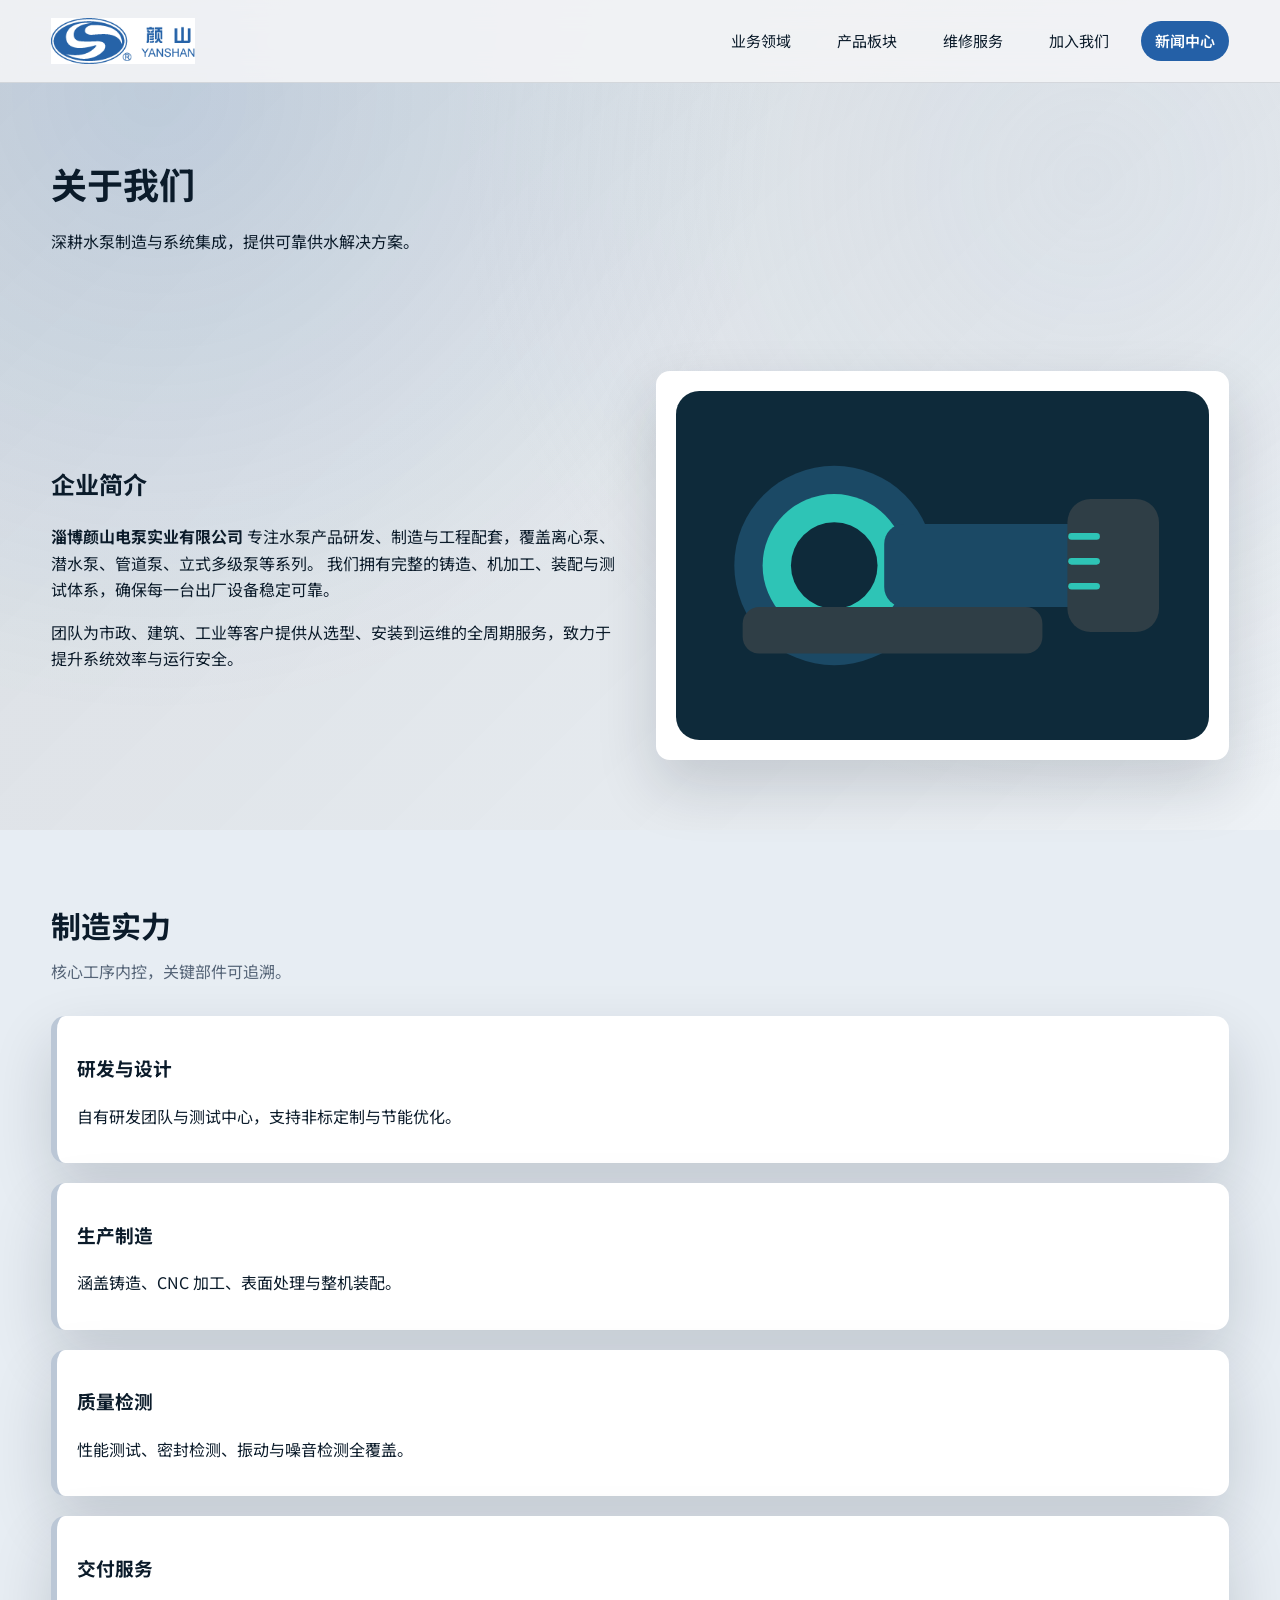
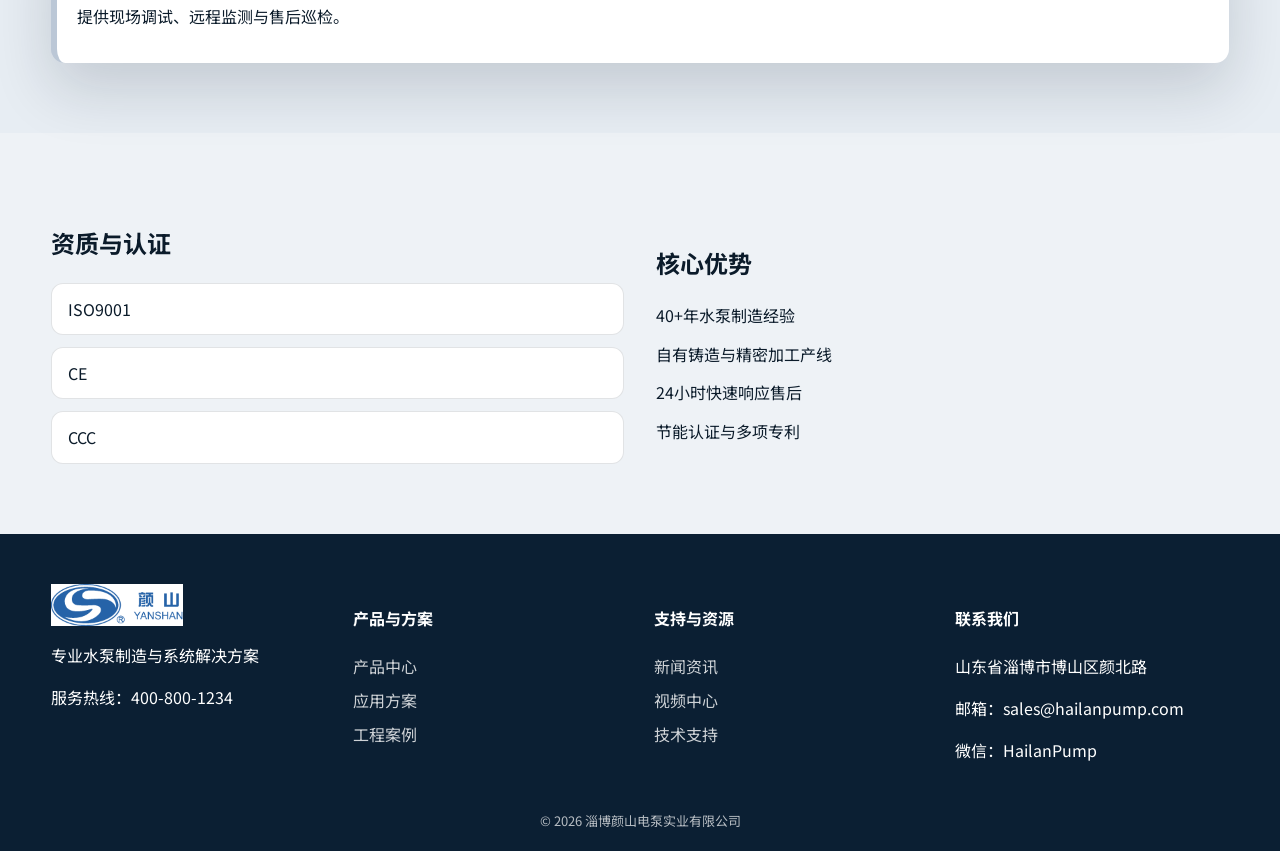
<file: about.html>
<!doctype html>
<html lang="zh-CN">
  <head>
    <meta charset="UTF-8" />
    <meta name="viewport" content="width=device-width, initial-scale=1.0" />
    <title>关于我们 - 颜山电泵</title>
    <meta name="description" content="水泵生产企业简介、制造实力与资质认证。" />
    <link rel="preconnect" href="https://fonts.googleapis.com" />
    <link rel="preconnect" href="https://fonts.gstatic.com" crossorigin />
    <link href="https://fonts.googleapis.com/css2?family=Noto+Sans+SC:wght@300;400;500;600;700&family=Oswald:wght@400;500;600&display=swap" rel="stylesheet" />
    <link rel="stylesheet" href="/styles.css" />
  </head>
  <body data-page="about">
    <div class="bg-grid"></div>
    <header class="site-header">
      <div class="container header-inner">
        <a class="logo" href="/index.html">
          <img src="/assets/logo.svg" alt="颜山电泵" data-site-logo />
        </a>
        <nav class="nav">
          <a href="/#business" class="nav-link">业务领域</a>
          <a href="/#products" class="nav-link">产品板块</a>
          <a href="/#service" class="nav-link">维修服务</a>
          <a href="/#join" class="nav-link">加入我们</a>
          <a href="/#news" class="nav-link nav-cta">新闻中心</a>
        </nav>
        <button class="nav-toggle" id="navToggle" aria-label="打开导航">☰</button>
      </div>
    </header>

    <section class="page-hero">
      <div class="container">
        <h1>关于我们</h1>
        <p>深耕水泵制造与系统集成，提供可靠供水解决方案。</p>
      </div>
    </section>

    <section class="section">
      <div class="container split">
        <div>
          <h2>企业简介</h2>
          <p>
            <strong data-site="companyName">淄博颜山电泵实业有限公司</strong>
            专注水泵产品研发、制造与工程配套，覆盖离心泵、潜水泵、管道泵、立式多级泵等系列。
            我们拥有完整的铸造、机加工、装配与测试体系，确保每一台出厂设备稳定可靠。
          </p>
          <p>
            团队为市政、建筑、工业等客户提供从选型、安装到运维的全周期服务，致力于提升系统效率与运行安全。
          </p>
        </div>
        <div class="image-card">
          <img src="/assets/hero-pump.svg" alt="工厂环境" />
        </div>
      </div>
    </section>

    <section class="section alt">
      <div class="container">
        <div class="section-title">
          <h2>制造实力</h2>
          <p>核心工序内控，关键部件可追溯。</p>
        </div>
        <div class="timeline">
          <div>
            <h3>研发与设计</h3>
            <p>自有研发团队与测试中心，支持非标定制与节能优化。</p>
          </div>
          <div>
            <h3>生产制造</h3>
            <p>涵盖铸造、CNC 加工、表面处理与整机装配。</p>
          </div>
          <div>
            <h3>质量检测</h3>
            <p>性能测试、密封检测、振动与噪音检测全覆盖。</p>
          </div>
          <div>
            <h3>交付服务</h3>
            <p>提供现场调试、远程监测与售后巡检。</p>
          </div>
        </div>
      </div>
    </section>

    <section class="section">
      <div class="container split">
        <div>
          <h2>资质与认证</h2>
          <ul class="list" id="certList"></ul>
        </div>
        <div>
          <h2>核心优势</h2>
          <ul class="list" id="heroHighlights"></ul>
        </div>
      </div>
    </section>

    <footer class="site-footer">
      <div class="container footer-grid">
        <div>
          <img class="footer-logo" src="/assets/logo.svg" alt="颜山电泵" data-site-logo />
          <p data-site="tagline">专业水泵制造与系统解决方案</p>
          <p class="footer-contact">服务热线：<span data-site="phone">400-800-1234</span></p>
        </div>
        <div>
          <h4>产品与方案</h4>
          <a href="/products.html">产品中心</a>
          <a href="/solutions.html">应用方案</a>
          <a href="/cases.html">工程案例</a>
        </div>
        <div>
          <h4>支持与资源</h4>
          <a href="/news.html">新闻资讯</a>
          <a href="/videos.html">视频中心</a>
          <a href="/contact.html">技术支持</a>
        </div>
        <div>
          <h4>联系我们</h4>
          <p data-site="address">广东省佛山市南海区泵业大道88号</p>
          <p>邮箱：<span data-site="email">sales@hailanpump.com</span></p>
          <p>微信：<span data-site="wechat">HailanPump</span></p>
        </div>
      </div>
      <div class="footer-bottom" data-site="copyright">© 2026 淄博颜山电泵实业有限公司</div>
    </footer>

    <script src="/app.js"></script>
  </body>
</html>
</file>
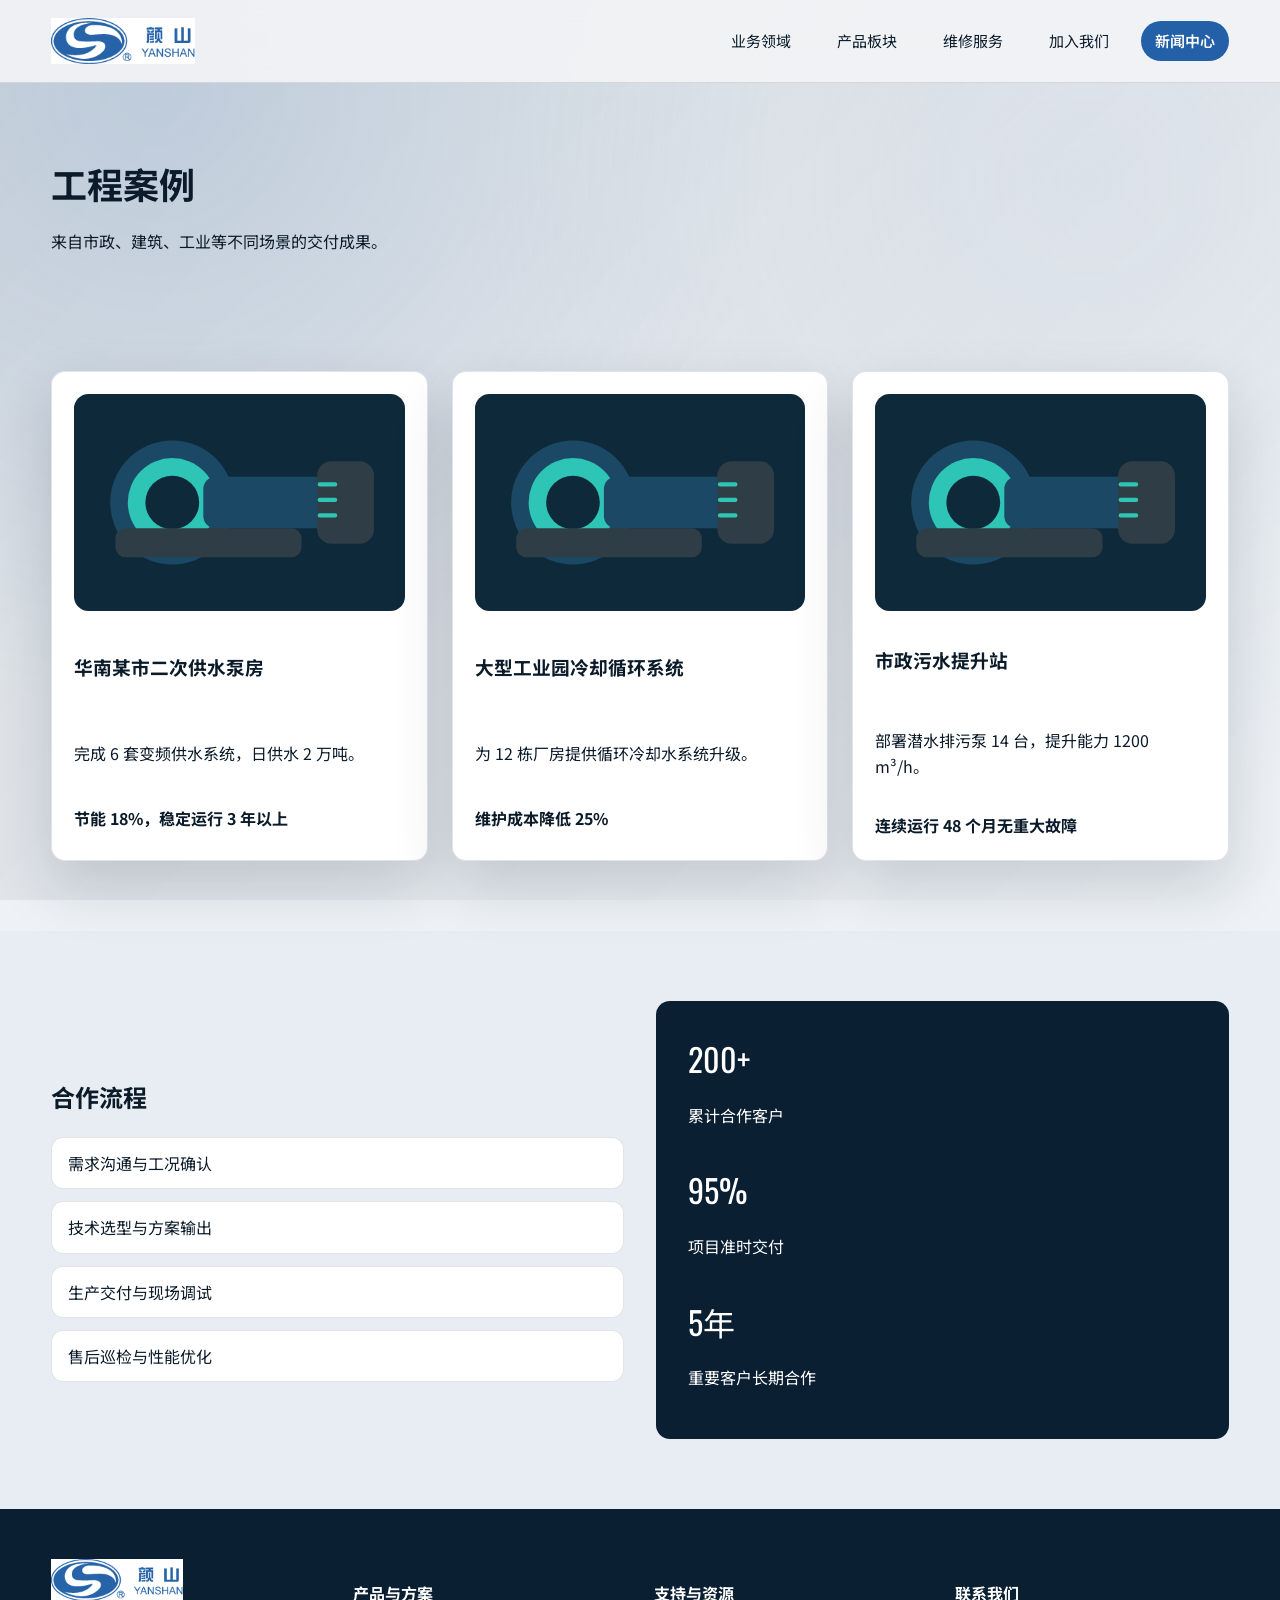
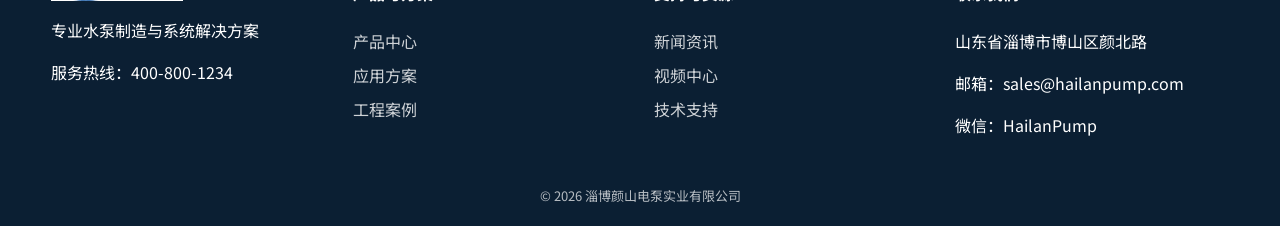
<file: cases.html>
<!doctype html>
<html lang="zh-CN">
  <head>
    <meta charset="UTF-8" />
    <meta name="viewport" content="width=device-width, initial-scale=1.0" />
    <title>工程案例 - 颜山电泵</title>
    <meta name="description" content="水泵工程案例与项目交付成果。" />
    <link rel="preconnect" href="https://fonts.googleapis.com" />
    <link rel="preconnect" href="https://fonts.gstatic.com" crossorigin />
    <link href="https://fonts.googleapis.com/css2?family=Noto+Sans+SC:wght@300;400;500;600;700&family=Oswald:wght@400;500;600&display=swap" rel="stylesheet" />
    <link rel="stylesheet" href="/styles.css" />
  </head>
  <body data-page="cases">
    <div class="bg-grid"></div>
    <header class="site-header">
      <div class="container header-inner">
        <a class="logo" href="/index.html">
          <img src="/assets/logo.svg" alt="颜山电泵" data-site-logo />
        </a>
        <nav class="nav">
          <a href="/#business" class="nav-link">业务领域</a>
          <a href="/#products" class="nav-link">产品板块</a>
          <a href="/#service" class="nav-link">维修服务</a>
          <a href="/#join" class="nav-link">加入我们</a>
          <a href="/#news" class="nav-link nav-cta">新闻中心</a>
        </nav>
        <button class="nav-toggle" id="navToggle" aria-label="打开导航">☰</button>
      </div>
    </header>

    <section class="page-hero">
      <div class="container">
        <h1>工程案例</h1>
        <p>来自市政、建筑、工业等不同场景的交付成果。</p>
      </div>
    </section>

    <section class="section">
      <div class="container">
        <div class="case-grid" id="caseGrid"></div>
      </div>
    </section>

    <section class="section alt">
      <div class="container split">
        <div>
          <h2>合作流程</h2>
          <ul class="list">
            <li>需求沟通与工况确认</li>
            <li>技术选型与方案输出</li>
            <li>生产交付与现场调试</li>
            <li>售后巡检与性能优化</li>
          </ul>
        </div>
        <div class="stat-panel">
          <div>
            <span class="stat">200+</span>
            <p>累计合作客户</p>
          </div>
          <div>
            <span class="stat">95%</span>
            <p>项目准时交付</p>
          </div>
          <div>
            <span class="stat">5年</span>
            <p>重要客户长期合作</p>
          </div>
        </div>
      </div>
    </section>

    <footer class="site-footer">
      <div class="container footer-grid">
        <div>
          <img class="footer-logo" src="/assets/logo.svg" alt="颜山电泵" data-site-logo />
          <p data-site="tagline">专业水泵制造与系统解决方案</p>
          <p class="footer-contact">服务热线：<span data-site="phone">400-800-1234</span></p>
        </div>
        <div>
          <h4>产品与方案</h4>
          <a href="/products.html">产品中心</a>
          <a href="/solutions.html">应用方案</a>
          <a href="/cases.html">工程案例</a>
        </div>
        <div>
          <h4>支持与资源</h4>
          <a href="/news.html">新闻资讯</a>
          <a href="/videos.html">视频中心</a>
          <a href="/contact.html">技术支持</a>
        </div>
        <div>
          <h4>联系我们</h4>
          <p data-site="address">广东省佛山市南海区泵业大道88号</p>
          <p>邮箱：<span data-site="email">sales@hailanpump.com</span></p>
          <p>微信：<span data-site="wechat">HailanPump</span></p>
        </div>
      </div>
      <div class="footer-bottom" data-site="copyright">© 2026 淄博颜山电泵实业有限公司</div>
    </footer>

    <script src="/app.js"></script>
  </body>
</html>
</file>
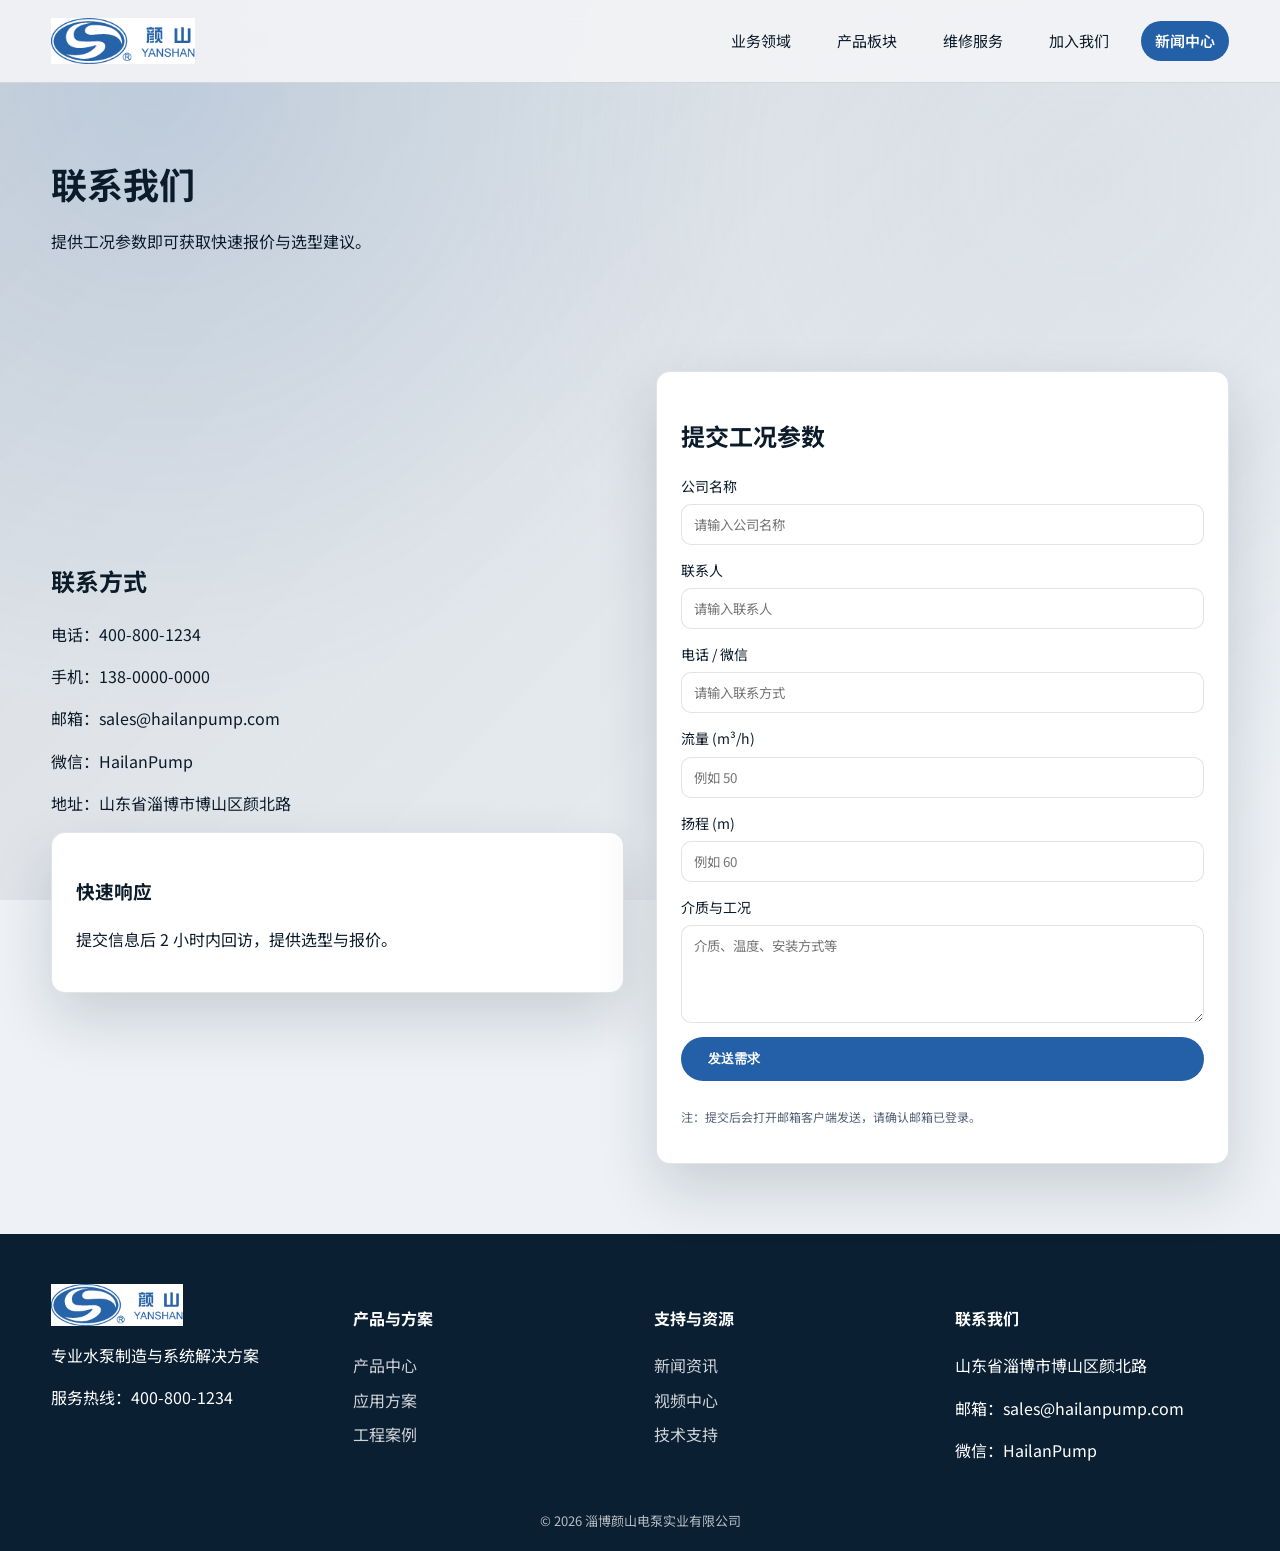
<file: contact.html>
<!doctype html>
<html lang="zh-CN">
  <head>
    <meta charset="UTF-8" />
    <meta name="viewport" content="width=device-width, initial-scale=1.0" />
    <title>联系我们 - 颜山电泵</title>
    <meta name="description" content="获取水泵选型支持与项目报价。" />
    <link rel="preconnect" href="https://fonts.googleapis.com" />
    <link rel="preconnect" href="https://fonts.gstatic.com" crossorigin />
    <link href="https://fonts.googleapis.com/css2?family=Noto+Sans+SC:wght@300;400;500;600;700&family=Oswald:wght@400;500;600&display=swap" rel="stylesheet" />
    <link rel="stylesheet" href="/styles.css" />
  </head>
  <body data-page="contact">
    <div class="bg-grid"></div>
    <header class="site-header">
      <div class="container header-inner">
        <a class="logo" href="/index.html">
          <img src="/assets/logo.svg" alt="颜山电泵" data-site-logo />
        </a>
        <nav class="nav">
          <a href="/#business" class="nav-link">业务领域</a>
          <a href="/#products" class="nav-link">产品板块</a>
          <a href="/#service" class="nav-link">维修服务</a>
          <a href="/#join" class="nav-link">加入我们</a>
          <a href="/#news" class="nav-link nav-cta">新闻中心</a>
        </nav>
        <button class="nav-toggle" id="navToggle" aria-label="打开导航">☰</button>
      </div>
    </header>

    <section class="page-hero">
      <div class="container">
        <h1>联系我们</h1>
        <p>提供工况参数即可获取快速报价与选型建议。</p>
      </div>
    </section>

    <section class="section">
      <div class="container split">
        <div>
          <h2>联系方式</h2>
          <p>电话：<span data-site="phone">400-800-1234</span></p>
          <p>手机：<span data-site="mobile">138-0000-0000</span></p>
          <p>邮箱：<span data-site="email">sales@hailanpump.com</span></p>
          <p>微信：<span data-site="wechat">HailanPump</span></p>
          <p>地址：<span data-site="address">广东省佛山市南海区泵业大道88号</span></p>
          <div class="contact-card">
            <h3>快速响应</h3>
            <p>提交信息后 2 小时内回访，提供选型与报价。</p>
          </div>
        </div>
        <div class="form-card">
          <h2>提交工况参数</h2>
          <form class="contact-form" action="mailto:sales@hailanpump.com" method="post" enctype="text/plain">
            <label>
              公司名称
              <input type="text" name="company" placeholder="请输入公司名称" required />
            </label>
            <label>
              联系人
              <input type="text" name="name" placeholder="请输入联系人" required />
            </label>
            <label>
              电话 / 微信
              <input type="text" name="contact" placeholder="请输入联系方式" required />
            </label>
            <label>
              流量 (m³/h)
              <input type="text" name="flow" placeholder="例如 50" />
            </label>
            <label>
              扬程 (m)
              <input type="text" name="head" placeholder="例如 60" />
            </label>
            <label>
              介质与工况
              <textarea name="medium" rows="4" placeholder="介质、温度、安装方式等"></textarea>
            </label>
            <button type="submit" class="btn-primary">发送需求</button>
            <p class="tiny-tip">注：提交后会打开邮箱客户端发送，请确认邮箱已登录。</p>
          </form>
        </div>
      </div>
    </section>

    <footer class="site-footer">
      <div class="container footer-grid">
        <div>
          <img class="footer-logo" src="/assets/logo.svg" alt="颜山电泵" data-site-logo />
          <p data-site="tagline">专业水泵制造与系统解决方案</p>
          <p class="footer-contact">服务热线：<span data-site="phone">400-800-1234</span></p>
        </div>
        <div>
          <h4>产品与方案</h4>
          <a href="/products.html">产品中心</a>
          <a href="/solutions.html">应用方案</a>
          <a href="/cases.html">工程案例</a>
        </div>
        <div>
          <h4>支持与资源</h4>
          <a href="/news.html">新闻资讯</a>
          <a href="/videos.html">视频中心</a>
          <a href="/contact.html">技术支持</a>
        </div>
        <div>
          <h4>联系我们</h4>
          <p data-site="address">广东省佛山市南海区泵业大道88号</p>
          <p>邮箱：<span data-site="email">sales@hailanpump.com</span></p>
          <p>微信：<span data-site="wechat">HailanPump</span></p>
        </div>
      </div>
      <div class="footer-bottom" data-site="copyright">© 2026 淄博颜山电泵实业有限公司</div>
    </footer>

    <script src="/app.js"></script>
  </body>
</html>
</file>
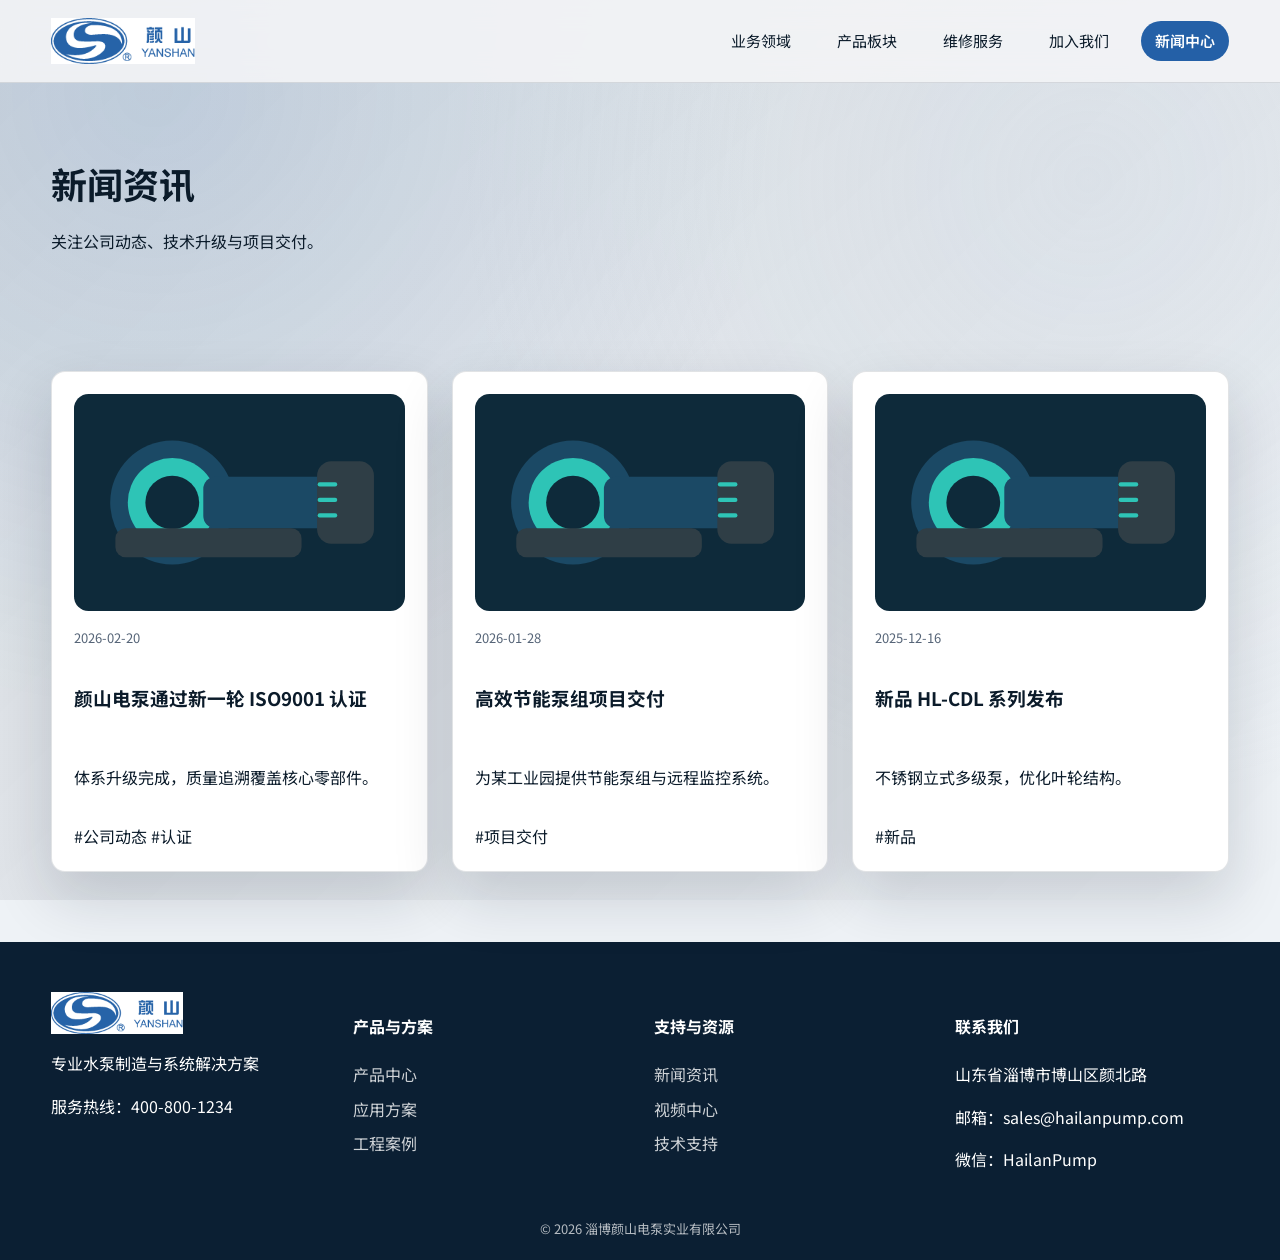
<file: news.html>
<!doctype html>
<html lang="zh-CN">
  <head>
    <meta charset="UTF-8" />
    <meta name="viewport" content="width=device-width, initial-scale=1.0" />
    <title>新闻资讯 - 颜山电泵</title>
    <meta name="description" content="水泵公司新闻、技术动态与项目交付。" />
    <link rel="preconnect" href="https://fonts.googleapis.com" />
    <link rel="preconnect" href="https://fonts.gstatic.com" crossorigin />
    <link href="https://fonts.googleapis.com/css2?family=Noto+Sans+SC:wght@300;400;500;600;700&family=Oswald:wght@400;500;600&display=swap" rel="stylesheet" />
    <link rel="stylesheet" href="/styles.css" />
  </head>
  <body data-page="news">
    <div class="bg-grid"></div>
    <header class="site-header">
      <div class="container header-inner">
        <a class="logo" href="/index.html">
          <img src="/assets/logo.svg" alt="颜山电泵" data-site-logo />
        </a>
        <nav class="nav">
          <a href="/#business" class="nav-link">业务领域</a>
          <a href="/#products" class="nav-link">产品板块</a>
          <a href="/#service" class="nav-link">维修服务</a>
          <a href="/#join" class="nav-link">加入我们</a>
          <a href="/#news" class="nav-link nav-cta">新闻中心</a>
        </nav>
        <button class="nav-toggle" id="navToggle" aria-label="打开导航">☰</button>
      </div>
    </header>

    <section class="page-hero">
      <div class="container">
        <h1>新闻资讯</h1>
        <p>关注公司动态、技术升级与项目交付。</p>
      </div>
    </section>

    <section class="section">
      <div class="container">
        <div class="news-grid" id="newsGrid"></div>
      </div>
    </section>

    <footer class="site-footer">
      <div class="container footer-grid">
        <div>
          <img class="footer-logo" src="/assets/logo.svg" alt="颜山电泵" data-site-logo />
          <p data-site="tagline">专业水泵制造与系统解决方案</p>
          <p class="footer-contact">服务热线：<span data-site="phone">400-800-1234</span></p>
        </div>
        <div>
          <h4>产品与方案</h4>
          <a href="/products.html">产品中心</a>
          <a href="/solutions.html">应用方案</a>
          <a href="/cases.html">工程案例</a>
        </div>
        <div>
          <h4>支持与资源</h4>
          <a href="/news.html">新闻资讯</a>
          <a href="/videos.html">视频中心</a>
          <a href="/contact.html">技术支持</a>
        </div>
        <div>
          <h4>联系我们</h4>
          <p data-site="address">广东省佛山市南海区泵业大道88号</p>
          <p>邮箱：<span data-site="email">sales@hailanpump.com</span></p>
          <p>微信：<span data-site="wechat">HailanPump</span></p>
        </div>
      </div>
      <div class="footer-bottom" data-site="copyright">© 2026 淄博颜山电泵实业有限公司</div>
    </footer>

    <script src="/app.js"></script>
  </body>
</html>
</file>
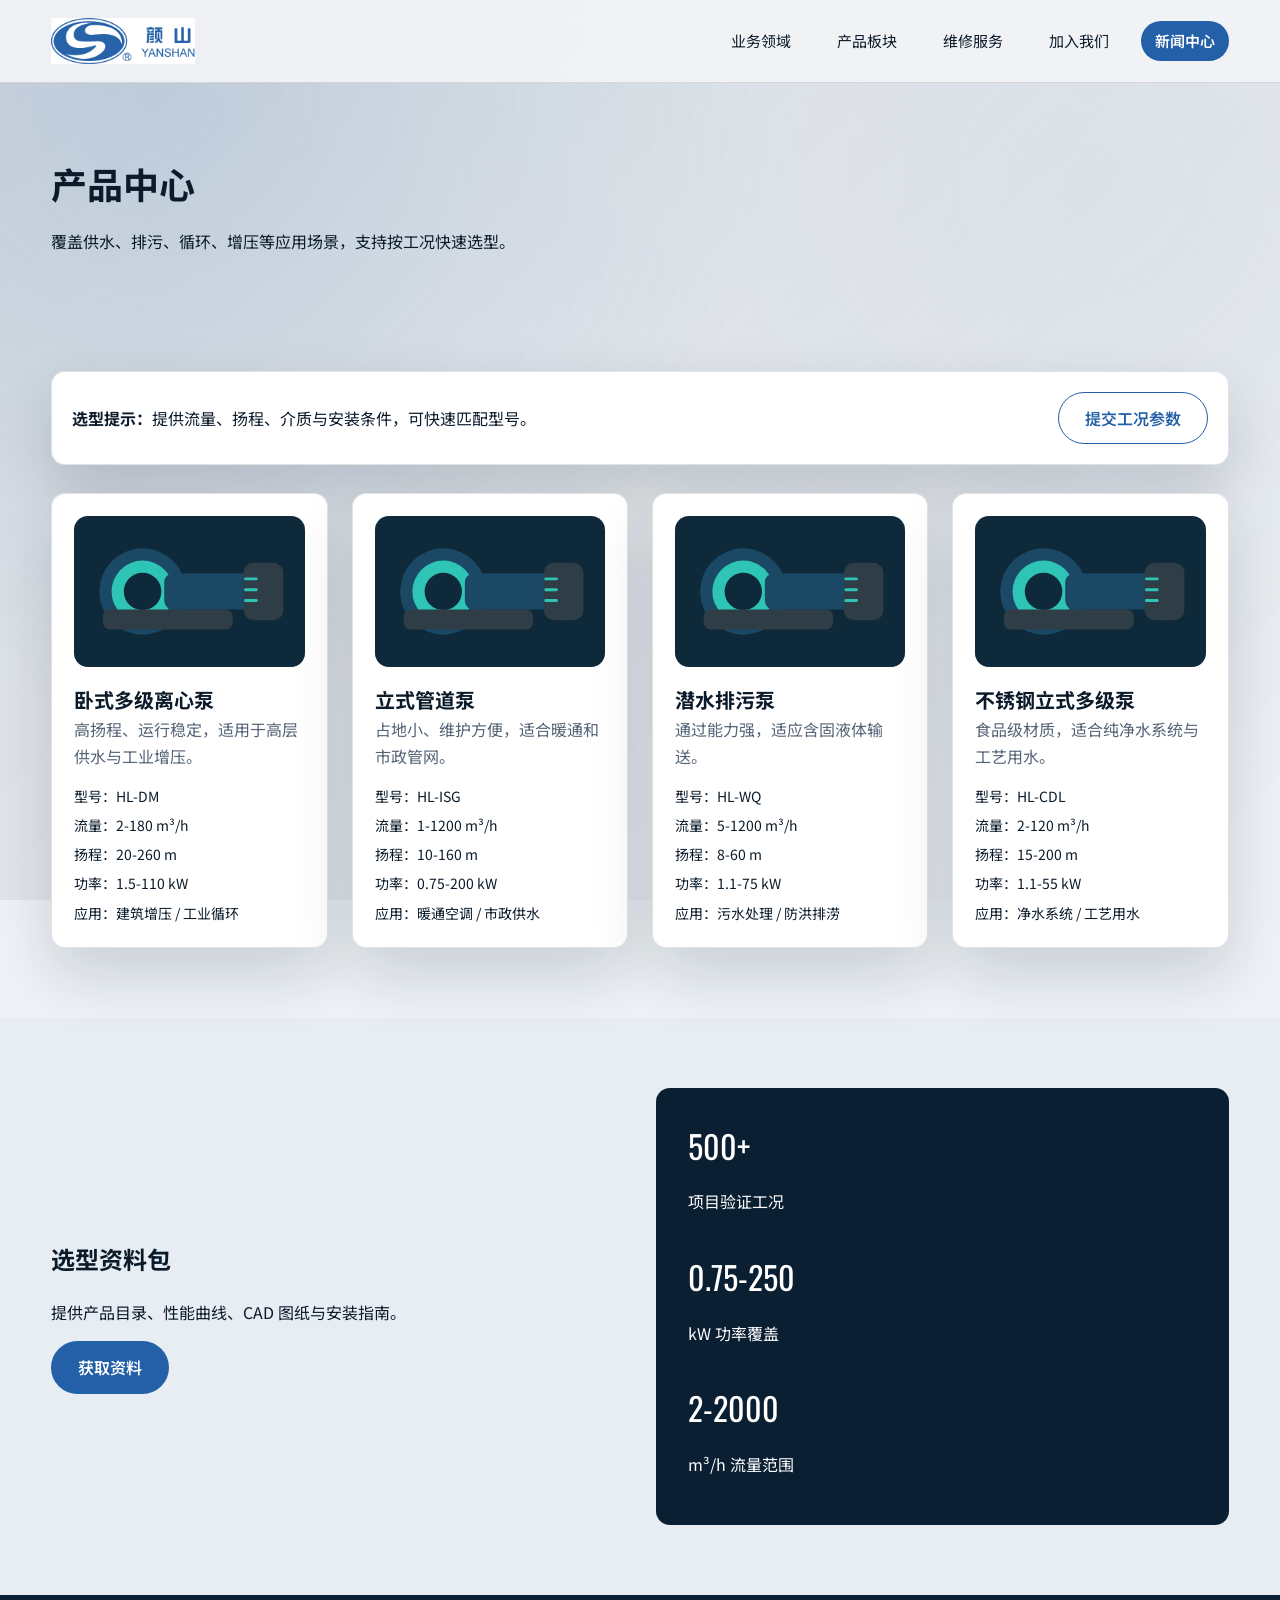
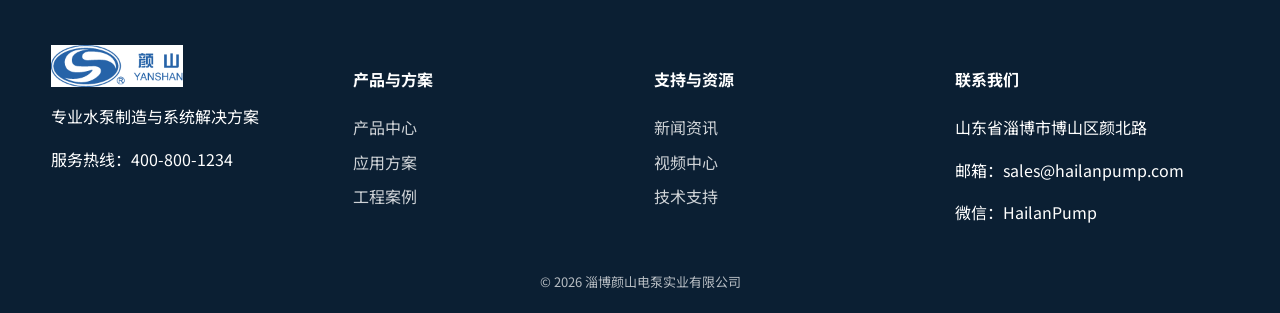
<file: products.html>
<!doctype html>
<html lang="zh-CN">
  <head>
    <meta charset="UTF-8" />
    <meta name="viewport" content="width=device-width, initial-scale=1.0" />
    <title>产品中心 - 颜山电泵</title>
    <meta name="description" content="离心泵、潜水泵、管道泵等水泵产品参数与选型信息。" />
    <link rel="preconnect" href="https://fonts.googleapis.com" />
    <link rel="preconnect" href="https://fonts.gstatic.com" crossorigin />
    <link href="https://fonts.googleapis.com/css2?family=Noto+Sans+SC:wght@300;400;500;600;700&family=Oswald:wght@400;500;600&display=swap" rel="stylesheet" />
    <link rel="stylesheet" href="/styles.css" />
  </head>
  <body data-page="products">
    <div class="bg-grid"></div>
    <header class="site-header">
      <div class="container header-inner">
        <a class="logo" href="/index.html">
          <img src="/assets/logo.svg" alt="颜山电泵" data-site-logo />
        </a>
        <nav class="nav">
          <a href="/#business" class="nav-link">业务领域</a>
          <a href="/#products" class="nav-link">产品板块</a>
          <a href="/#service" class="nav-link">维修服务</a>
          <a href="/#join" class="nav-link">加入我们</a>
          <a href="/#news" class="nav-link nav-cta">新闻中心</a>
        </nav>
        <button class="nav-toggle" id="navToggle" aria-label="打开导航">☰</button>
      </div>
    </header>

    <section class="page-hero">
      <div class="container">
        <h1>产品中心</h1>
        <p>覆盖供水、排污、循环、增压等应用场景，支持按工况快速选型。</p>
      </div>
    </section>

    <section class="section">
      <div class="container">
        <div class="filter-bar">
          <div>
            <strong>选型提示：</strong>提供流量、扬程、介质与安装条件，可快速匹配型号。
          </div>
          <a class="btn-outline" href="/contact.html">提交工况参数</a>
        </div>
        <div class="card-grid" id="productGrid"></div>
      </div>
    </section>

    <section class="section alt">
      <div class="container split">
        <div>
          <h2>选型资料包</h2>
          <p>提供产品目录、性能曲线、CAD 图纸与安装指南。</p>
          <a class="btn-primary" href="/contact.html">获取资料</a>
        </div>
        <div class="stat-panel">
          <div>
            <span class="stat">500+</span>
            <p>项目验证工况</p>
          </div>
          <div>
            <span class="stat">0.75-250</span>
            <p>kW 功率覆盖</p>
          </div>
          <div>
            <span class="stat">2-2000</span>
            <p>m³/h 流量范围</p>
          </div>
        </div>
      </div>
    </section>

    <footer class="site-footer">
      <div class="container footer-grid">
        <div>
          <img class="footer-logo" src="/assets/logo.svg" alt="颜山电泵" data-site-logo />
          <p data-site="tagline">专业水泵制造与系统解决方案</p>
          <p class="footer-contact">服务热线：<span data-site="phone">400-800-1234</span></p>
        </div>
        <div>
          <h4>产品与方案</h4>
          <a href="/products.html">产品中心</a>
          <a href="/solutions.html">应用方案</a>
          <a href="/cases.html">工程案例</a>
        </div>
        <div>
          <h4>支持与资源</h4>
          <a href="/news.html">新闻资讯</a>
          <a href="/videos.html">视频中心</a>
          <a href="/contact.html">技术支持</a>
        </div>
        <div>
          <h4>联系我们</h4>
          <p data-site="address">广东省佛山市南海区泵业大道88号</p>
          <p>邮箱：<span data-site="email">sales@hailanpump.com</span></p>
          <p>微信：<span data-site="wechat">HailanPump</span></p>
        </div>
      </div>
      <div class="footer-bottom" data-site="copyright">© 2026 淄博颜山电泵实业有限公司</div>
    </footer>

    <script src="/app.js"></script>
  </body>
</html>
</file>
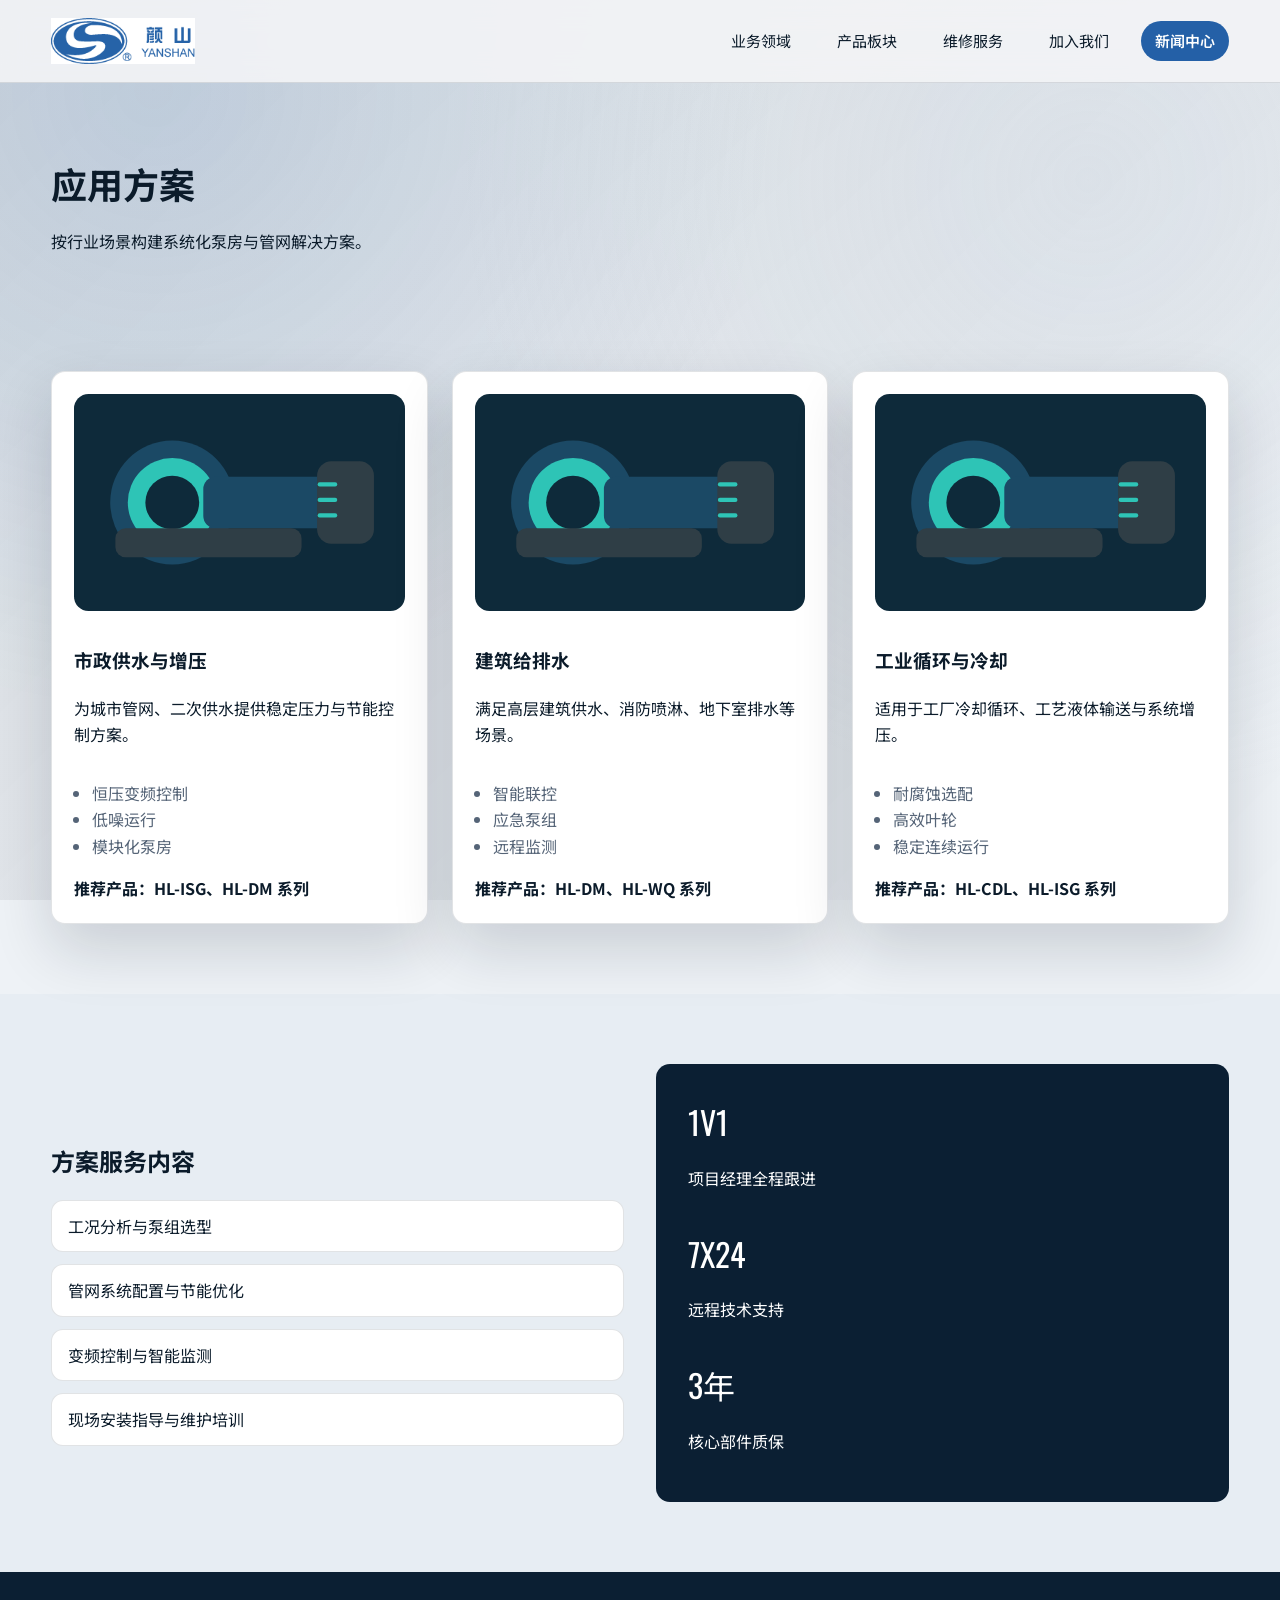
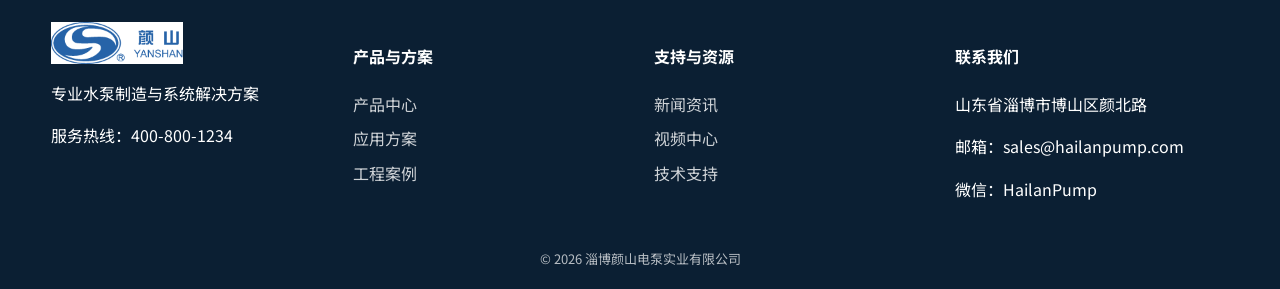
<file: solutions.html>
<!doctype html>
<html lang="zh-CN">
  <head>
    <meta charset="UTF-8" />
    <meta name="viewport" content="width=device-width, initial-scale=1.0" />
    <title>应用方案 - 颜山电泵</title>
    <meta name="description" content="市政、建筑、工业等水泵系统解决方案与选型服务。" />
    <link rel="preconnect" href="https://fonts.googleapis.com" />
    <link rel="preconnect" href="https://fonts.gstatic.com" crossorigin />
    <link href="https://fonts.googleapis.com/css2?family=Noto+Sans+SC:wght@300;400;500;600;700&family=Oswald:wght@400;500;600&display=swap" rel="stylesheet" />
    <link rel="stylesheet" href="/styles.css" />
  </head>
  <body data-page="solutions">
    <div class="bg-grid"></div>
    <header class="site-header">
      <div class="container header-inner">
        <a class="logo" href="/index.html">
          <img src="/assets/logo.svg" alt="颜山电泵" data-site-logo />
        </a>
        <nav class="nav">
          <a href="/#business" class="nav-link">业务领域</a>
          <a href="/#products" class="nav-link">产品板块</a>
          <a href="/#service" class="nav-link">维修服务</a>
          <a href="/#join" class="nav-link">加入我们</a>
          <a href="/#news" class="nav-link nav-cta">新闻中心</a>
        </nav>
        <button class="nav-toggle" id="navToggle" aria-label="打开导航">☰</button>
      </div>
    </header>

    <section class="page-hero">
      <div class="container">
        <h1>应用方案</h1>
        <p>按行业场景构建系统化泵房与管网解决方案。</p>
      </div>
    </section>

    <section class="section">
      <div class="container">
        <div class="solution-grid" id="solutionGrid"></div>
      </div>
    </section>

    <section class="section alt">
      <div class="container split">
        <div>
          <h2>方案服务内容</h2>
          <ul class="list">
            <li>工况分析与泵组选型</li>
            <li>管网系统配置与节能优化</li>
            <li>变频控制与智能监测</li>
            <li>现场安装指导与维护培训</li>
          </ul>
        </div>
        <div class="stat-panel">
          <div>
            <span class="stat">1V1</span>
            <p>项目经理全程跟进</p>
          </div>
          <div>
            <span class="stat">7X24</span>
            <p>远程技术支持</p>
          </div>
          <div>
            <span class="stat">3年</span>
            <p>核心部件质保</p>
          </div>
        </div>
      </div>
    </section>

    <footer class="site-footer">
      <div class="container footer-grid">
        <div>
          <img class="footer-logo" src="/assets/logo.svg" alt="颜山电泵" data-site-logo />
          <p data-site="tagline">专业水泵制造与系统解决方案</p>
          <p class="footer-contact">服务热线：<span data-site="phone">400-800-1234</span></p>
        </div>
        <div>
          <h4>产品与方案</h4>
          <a href="/products.html">产品中心</a>
          <a href="/solutions.html">应用方案</a>
          <a href="/cases.html">工程案例</a>
        </div>
        <div>
          <h4>支持与资源</h4>
          <a href="/news.html">新闻资讯</a>
          <a href="/videos.html">视频中心</a>
          <a href="/contact.html">技术支持</a>
        </div>
        <div>
          <h4>联系我们</h4>
          <p data-site="address">广东省佛山市南海区泵业大道88号</p>
          <p>邮箱：<span data-site="email">sales@hailanpump.com</span></p>
          <p>微信：<span data-site="wechat">HailanPump</span></p>
        </div>
      </div>
      <div class="footer-bottom" data-site="copyright">© 2026 淄博颜山电泵实业有限公司</div>
    </footer>

    <script src="/app.js"></script>
  </body>
</html>
</file>
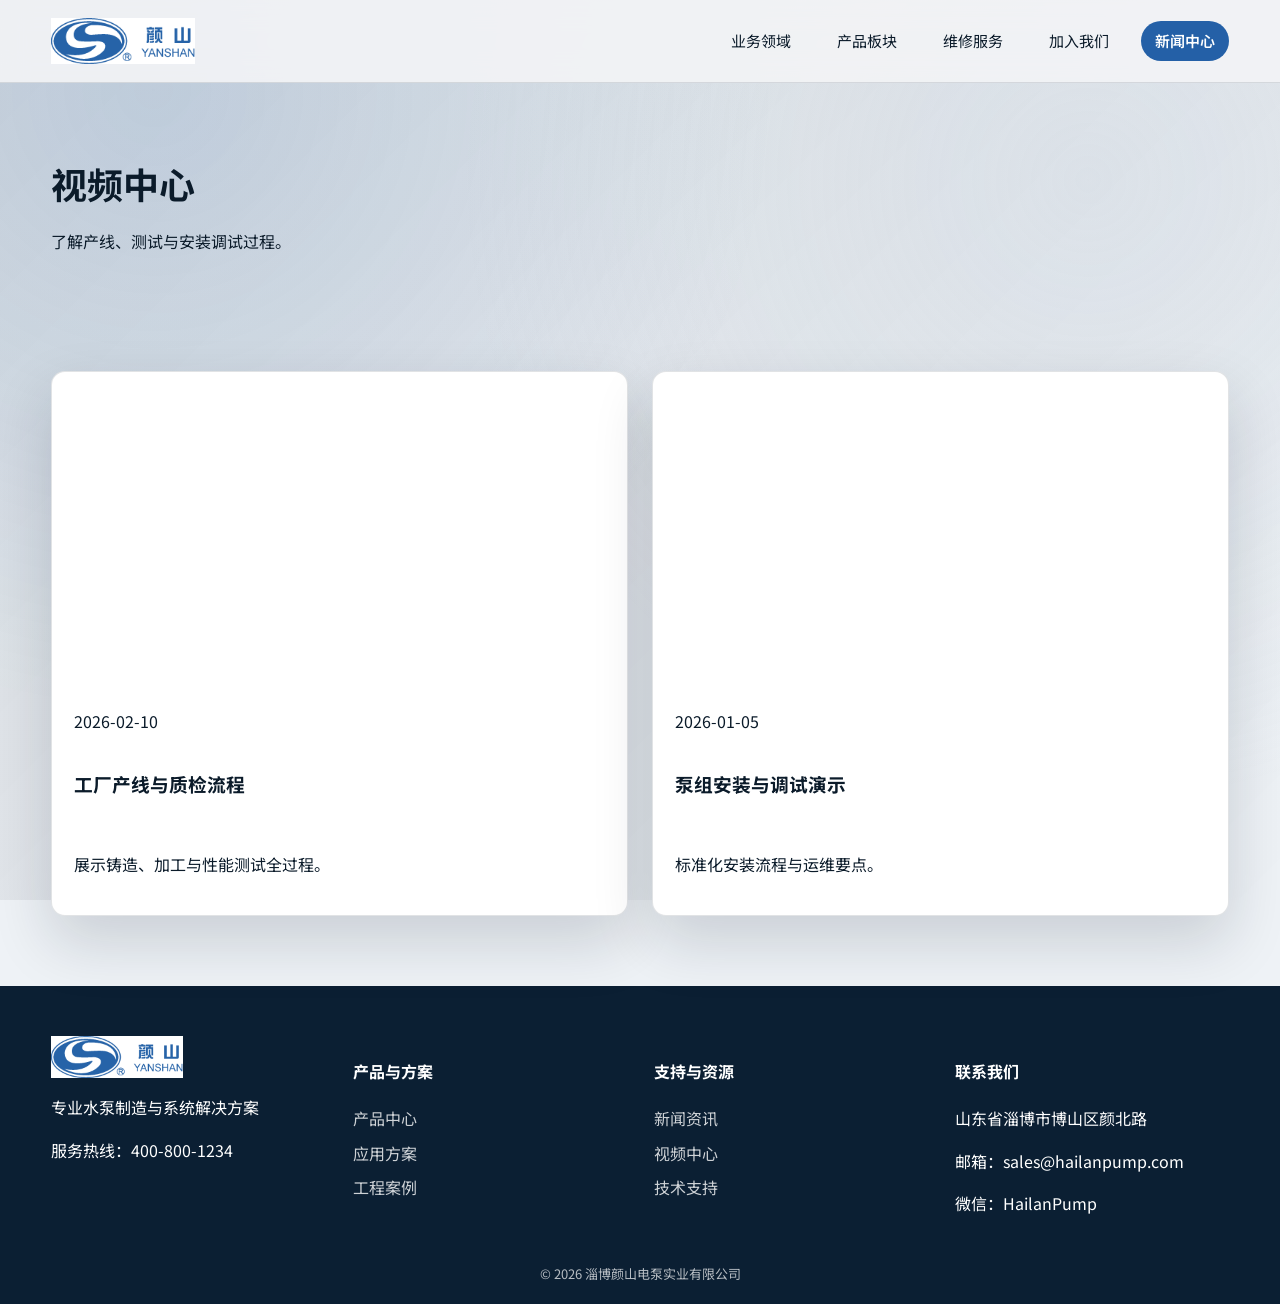
<file: videos.html>
<!doctype html>
<html lang="zh-CN">
  <head>
    <meta charset="UTF-8" />
    <meta name="viewport" content="width=device-width, initial-scale=1.0" />
    <title>视频中心 - 颜山电泵</title>
    <meta name="description" content="水泵工厂视频、安装调试与应用演示。" />
    <link rel="preconnect" href="https://fonts.googleapis.com" />
    <link rel="preconnect" href="https://fonts.gstatic.com" crossorigin />
    <link href="https://fonts.googleapis.com/css2?family=Noto+Sans+SC:wght@300;400;500;600;700&family=Oswald:wght@400;500;600&display=swap" rel="stylesheet" />
    <link rel="stylesheet" href="/styles.css" />
  </head>
  <body data-page="videos">
    <div class="bg-grid"></div>
    <header class="site-header">
      <div class="container header-inner">
        <a class="logo" href="/index.html">
          <img src="/assets/logo.svg" alt="颜山电泵" data-site-logo />
        </a>
        <nav class="nav">
          <a href="/#business" class="nav-link">业务领域</a>
          <a href="/#products" class="nav-link">产品板块</a>
          <a href="/#service" class="nav-link">维修服务</a>
          <a href="/#join" class="nav-link">加入我们</a>
          <a href="/#news" class="nav-link nav-cta">新闻中心</a>
        </nav>
        <button class="nav-toggle" id="navToggle" aria-label="打开导航">☰</button>
      </div>
    </header>

    <section class="page-hero">
      <div class="container">
        <h1>视频中心</h1>
        <p>了解产线、测试与安装调试过程。</p>
      </div>
    </section>

    <section class="section">
      <div class="container">
        <div class="video-grid" id="videoGrid"></div>
      </div>
    </section>

    <footer class="site-footer">
      <div class="container footer-grid">
        <div>
          <img class="footer-logo" src="/assets/logo.svg" alt="颜山电泵" data-site-logo />
          <p data-site="tagline">专业水泵制造与系统解决方案</p>
          <p class="footer-contact">服务热线：<span data-site="phone">400-800-1234</span></p>
        </div>
        <div>
          <h4>产品与方案</h4>
          <a href="/products.html">产品中心</a>
          <a href="/solutions.html">应用方案</a>
          <a href="/cases.html">工程案例</a>
        </div>
        <div>
          <h4>支持与资源</h4>
          <a href="/news.html">新闻资讯</a>
          <a href="/videos.html">视频中心</a>
          <a href="/contact.html">技术支持</a>
        </div>
        <div>
          <h4>联系我们</h4>
          <p data-site="address">广东省佛山市南海区泵业大道88号</p>
          <p>邮箱：<span data-site="email">sales@hailanpump.com</span></p>
          <p>微信：<span data-site="wechat">HailanPump</span></p>
        </div>
      </div>
      <div class="footer-bottom" data-site="copyright">© 2026 淄博颜山电泵实业有限公司</div>
    </footer>

    <script src="/app.js"></script>
  </body>
</html>
</file>
<file: styles.css>
:root {
  color-scheme: light;
  --bg: #eef2f6;
  --bg-alt: #e7edf3;
  --surface: #ffffff;
  --surface-dark: #0b1f33;
  --primary: #2460a7;
  --primary-strong: #1c4d86;
  --accent: #bbc7d6;
  --accent-strong: #d6dee8;
  --text: #0b1b2a;
  --muted: #556477;
  --border: rgba(11, 27, 42, 0.12);
  --shadow: 0 26px 60px rgba(11, 27, 42, 0.16);
  --radius: 14px;
  --radius-lg: 24px;
  --font-body: "Noto Sans SC", "PingFang SC", "Microsoft YaHei", sans-serif;
  --font-title: "Oswald", "Noto Sans SC", sans-serif;
}

* {
  box-sizing: border-box;
}

body {
  margin: 0;
  font-family: var(--font-body);
  background: var(--bg);
  color: var(--text);
  line-height: 1.65;
}

img {
  max-width: 100%;
  display: block;
}

a {
  color: inherit;
  text-decoration: none;
}

.bg-grid {
  position: fixed;
  inset: 0;
  background:
    radial-gradient(circle at 12% 10%, rgba(36, 96, 167, 0.15), transparent 45%),
    radial-gradient(circle at 85% 20%, rgba(187, 199, 214, 0.22), transparent 48%),
    linear-gradient(135deg, rgba(11, 27, 42, 0.1), rgba(255, 255, 255, 0));
  z-index: -2;
}

.container {
  width: min(1200px, 92vw);
  margin: 0 auto;
}

.site-header {
  position: sticky;
  top: 0;
  z-index: 10;
  background: rgba(242, 244, 246, 0.92);
  backdrop-filter: blur(14px);
  border-bottom: 1px solid var(--border);
}

.header-inner {
  display: flex;
  align-items: center;
  justify-content: space-between;
  padding: 18px 0;
  gap: 20px;
}

.logo img {
  height: 46px;
}

.nav {
  display: flex;
  align-items: center;
  gap: 18px;
  font-size: 15px;
}

.nav-link {
  padding: 8px 14px;
  border-radius: 999px;
  transition: all 0.2s ease;
}

.nav-link:hover,
.nav-link.active {
  background: var(--primary);
  color: #fff;
}

.nav-cta {
  background: var(--primary);
  color: #fff;
  font-weight: 600;
}

.nav-cta:hover {
  background: var(--primary-strong);
  color: #fff;
}

.nav-toggle {
  display: none;
  border: 1px solid var(--border);
  background: var(--surface);
  padding: 8px 12px;
  border-radius: 10px;
  font-size: 18px;
}

.hero {
  padding: 90px 0 70px;
}

.hero-inner {
  display: grid;
  grid-template-columns: repeat(auto-fit, minmax(280px, 1fr));
  gap: 50px;
  align-items: center;
}

.tagline {
  font-weight: 600;
  letter-spacing: 0.12em;
  text-transform: uppercase;
  color: var(--accent);
  font-size: 13px;
}

.hero h1 {
  font-family: var(--font-title);
  font-size: clamp(34px, 4.4vw, 54px);
  margin: 12px 0 16px;
}

.hero-subtitle {
  color: var(--muted);
  font-size: 16px;
}

.hero-actions {
  margin-top: 26px;
  display: flex;
  gap: 16px;
  flex-wrap: wrap;
}

.btn-primary,
.btn-outline {
  padding: 12px 26px;
  border-radius: 999px;
  font-weight: 600;
  border: 1px solid transparent;
  display: inline-flex;
  align-items: center;
  gap: 8px;
  transition: all 0.2s ease;
}

.btn-primary {
  background: var(--primary);
  color: #fff;
}

.btn-primary:hover {
  background: var(--primary-strong);
}

.btn-outline {
  border-color: var(--primary);
  color: var(--primary);
  background: transparent;
}

.btn-outline:hover {
  background: var(--primary);
  color: #fff;
}

.hero-highlights {
  margin-top: 26px;
  display: grid;
  gap: 12px;
}

.hero-highlights span {
  background: var(--surface);
  padding: 10px 18px;
  border-radius: 999px;
  font-size: 14px;
  box-shadow: var(--shadow);
  width: fit-content;
}

.hero-media {
  position: relative;
}

.hero-visual {
  border-radius: var(--radius-lg);
  box-shadow: var(--shadow);
  min-height: 360px;
  background-size: cover;
  background-position: center;
  position: relative;
  overflow: hidden;
}

.hero-visual::after {
  content: "";
  position: absolute;
  inset: 0;
  background: linear-gradient(120deg, rgba(11, 27, 42, 0.25), rgba(11, 27, 42, 0.05));
}

.hero-badge {
  position: absolute;
  bottom: -18px;
  right: 18px;
  background: var(--surface-dark);
  color: #fff;
  padding: 14px 18px;
  border-radius: 14px;
  box-shadow: var(--shadow);
}

.section {
  padding: 70px 0;
}

.section.alt {
  background: var(--bg-alt);
}

.section-title {
  margin-bottom: 32px;
}

.section-title h2 {
  margin: 0 0 8px;
  font-family: var(--font-title);
  font-size: 30px;
}

.section-title p {
  color: var(--muted);
  margin: 0;
}

.card-grid,
.solution-grid,
.case-grid,
.news-grid,
.video-grid {
  display: grid;
  gap: 24px;
  grid-template-columns: repeat(auto-fit, minmax(260px, 1fr));
}

.card {
  background: var(--surface);
  border-radius: var(--radius);
  padding: 22px;
  box-shadow: var(--shadow);
  border: 1px solid var(--border);
  display: flex;
  flex-direction: column;
  gap: 16px;
}

.card img {
  border-radius: 14px;
  background: #e3ebf2;
}

.card h3 {
  margin: 0;
  font-size: 20px;
}

.card p {
  margin: 0;
  color: var(--muted);
}

.card .meta {
  display: grid;
  gap: 6px;
  font-size: 14px;
  color: var(--text);
}

.solution-card,
.case-card,
.news-card,
.video-card {
  background: var(--surface);
  border-radius: var(--radius);
  padding: 22px;
  border: 1px solid var(--border);
  box-shadow: var(--shadow);
  display: grid;
  gap: 16px;
}

.solution-card ul {
  padding-left: 18px;
  margin: 0;
  color: var(--muted);
}

.news-card span {
  font-size: 13px;
  color: var(--muted);
}

.video-card iframe {
  width: 100%;
  aspect-ratio: 16 / 9;
  border: none;
  border-radius: 12px;
}

.split {
  display: grid;
  grid-template-columns: repeat(auto-fit, minmax(260px, 1fr));
  gap: 32px;
  align-items: center;
}

.stat-panel {
  background: var(--surface-dark);
  color: #fff;
  border-radius: var(--radius);
  padding: 32px;
  display: grid;
  gap: 20px;
}

.stat {
  font-family: var(--font-title);
  font-size: 32px;
}

.list {
  list-style: none;
  padding: 0;
  margin: 0;
  display: grid;
  gap: 12px;
}

.list li {
  background: var(--surface);
  border-radius: 12px;
  padding: 12px 16px;
  border: 1px solid var(--border);
}

.section-footer {
  margin-top: 32px;
  text-align: center;
}

.cta {
  background: var(--surface-dark);
  color: #fff;
  padding: 70px 0;
}

.cta-inner {
  display: flex;
  align-items: center;
  justify-content: space-between;
  gap: 20px;
  flex-wrap: wrap;
}

.page-hero {
  padding: 70px 0 30px;
}

.page-hero h1 {
  font-family: var(--font-title);
  font-size: 36px;
  margin: 0 0 8px;
}

.filter-bar {
  display: flex;
  justify-content: space-between;
  align-items: center;
  gap: 16px;
  padding: 20px;
  background: var(--surface);
  border-radius: var(--radius);
  border: 1px solid var(--border);
  margin-bottom: 28px;
  box-shadow: var(--shadow);
}

.image-card {
  background: var(--surface);
  padding: 20px;
  border-radius: var(--radius);
  box-shadow: var(--shadow);
}

.timeline {
  display: grid;
  gap: 20px;
}

.timeline div {
  background: var(--surface);
  border-radius: 14px;
  padding: 18px 20px;
  border-left: 6px solid var(--accent);
  box-shadow: var(--shadow);
}

.form-card,
.contact-card {
  background: var(--surface);
  border-radius: var(--radius);
  padding: 24px;
  border: 1px solid var(--border);
  box-shadow: var(--shadow);
}

.contact-form {
  display: grid;
  gap: 14px;
}

.contact-form label {
  display: grid;
  gap: 6px;
  font-size: 14px;
}

.contact-form input,
.contact-form textarea {
  padding: 10px 12px;
  border-radius: 10px;
  border: 1px solid var(--border);
  font-family: var(--font-body);
}

.tiny-tip {
  font-size: 12px;
  color: var(--muted);
}

.site-footer {
  background: var(--surface-dark);
  color: #fff;
  padding: 50px 0 20px;
}

.footer-grid {
  display: grid;
  gap: 28px;
  grid-template-columns: repeat(auto-fit, minmax(200px, 1fr));
}

.footer-grid a {
  color: rgba(255, 255, 255, 0.8);
  display: block;
  margin-bottom: 8px;
}

.footer-logo {
  height: 42px;
  margin-bottom: 12px;
}

.footer-contact {
  margin-top: 12px;
}

.footer-bottom {
  margin-top: 30px;
  text-align: center;
  font-size: 13px;
  color: rgba(255, 255, 255, 0.7);
}

@media (max-width: 900px) {
  .nav {
    position: absolute;
    right: 4vw;
    top: 70px;
    flex-direction: column;
    align-items: flex-start;
    background: var(--surface);
    padding: 16px;
    border-radius: 16px;
    border: 1px solid var(--border);
    box-shadow: var(--shadow);
    display: none;
  }

  body.nav-open .nav {
    display: flex;
  }

  .nav-toggle {
    display: block;
  }

  .filter-bar {
    flex-direction: column;
    align-items: flex-start;
  }
}

@media (max-width: 600px) {
  .hero {
    padding-top: 70px;
  }

  .hero-badge {
    position: static;
    margin-top: 16px;
  }

  .cta-inner {
    flex-direction: column;
    align-items: flex-start;
  }
}
</file>
